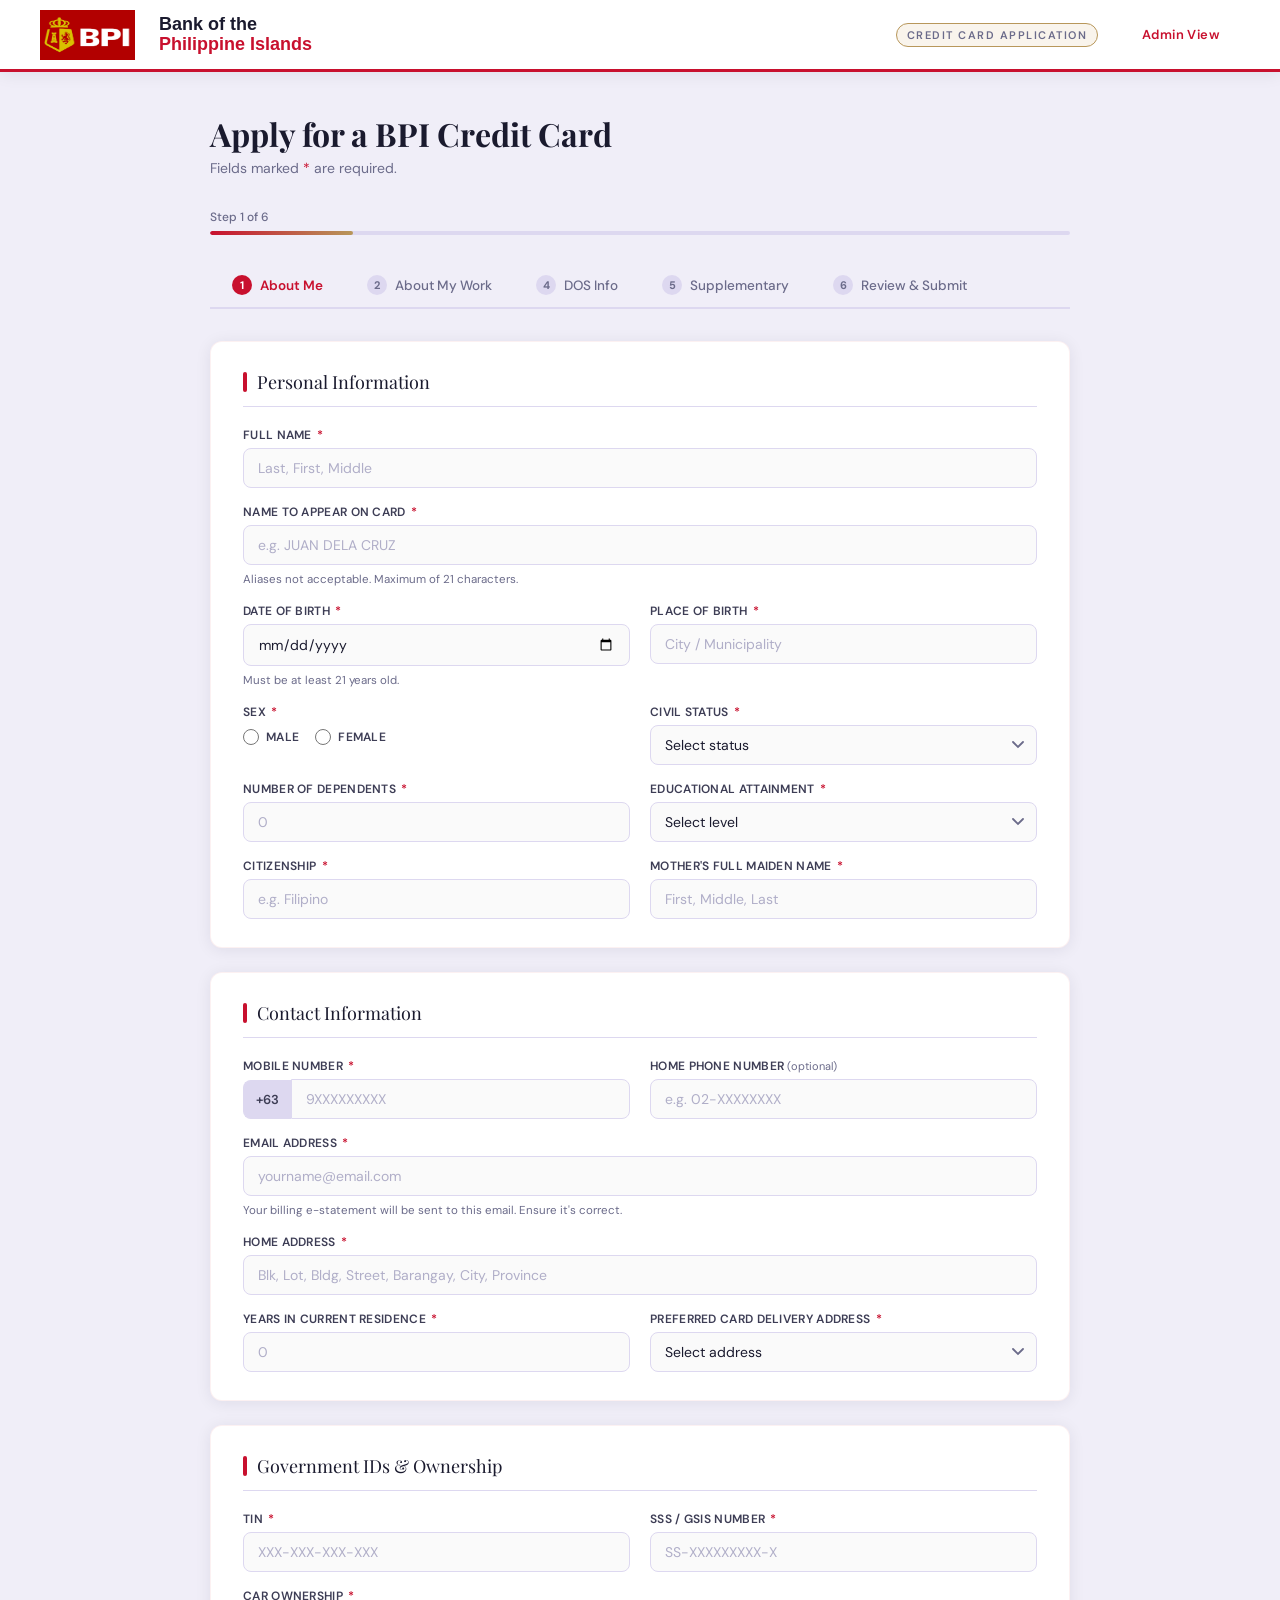
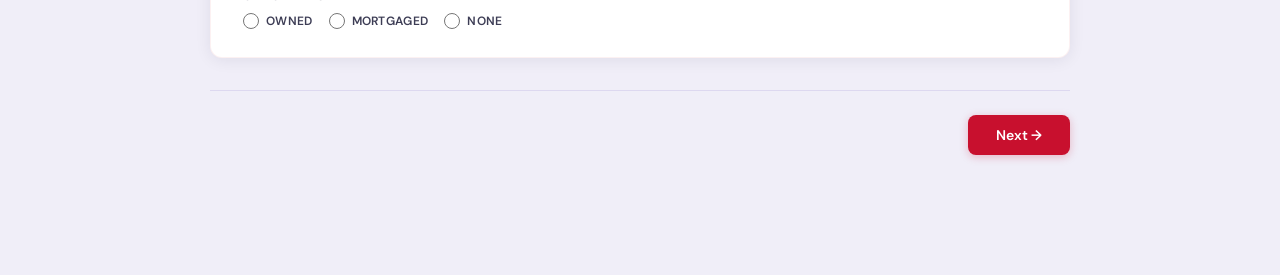
<file: src/main/resources/static/index.html>
<!DOCTYPE html>
<html lang="en">
<head>
  <meta charset="UTF-8">
  <meta name="viewport" content="width=device-width, initial-scale=1.0">
  <title>BPI Credit Card Application</title>
  <link href="https://fonts.googleapis.com/css2?family=Playfair+Display:wght@600;700&family=DM+Sans:wght@300;400;500;600&display=swap" rel="stylesheet">

  <!-- Styles -->
  <link rel="stylesheet" href="css/variables.css">
  <link rel="stylesheet" href="css/layout.css">
  <link rel="stylesheet" href="css/tabs.css">
  <link rel="stylesheet" href="css/form.css">
  <link rel="stylesheet" href="css/components.css">
  <link rel="stylesheet" href="css/admin.css">
</head>
<body>

<header class="app-header">
  <img src="images/logo.jpg" style="width:95px;height:50px;">
  <div class="logo-text" style="font-family: 'Trebuchet MS', sans-serif;">
    Bank of the<br><span>Philippine Islands</span>
  </div>
  <div class="header-sep"></div>
  <span class="header-tag">Credit Card Application</span>
  <button class="admin-toggle-btn" id="adminToggleBtn">Admin View</button>
</header>

<div class="page-wrap">
  <h1 class="form-title">Apply for a BPI Credit Card</h1>
  <p class="form-subtitle">Fields marked <span style="color:var(--red)">*</span> are required.</p>

  <div class="step-info" id="stepInfo">Step 1 of 6</div>
  <div class="progress-wrap">
    <div class="progress-bar" id="progressBar" style="width:16.6%"></div>
  </div>

  <!-- TAB NAV -->
  <nav class="tabs-nav" id="tabsNav">
    <button class="tab-btn active" data-tab="0">
      <span class="tab-num">1</span> About Me
    </button>
    <button class="tab-btn" data-tab="1">
      <span class="tab-num">2</span> About My Work
    </button>
    <button class="tab-btn hidden-tab" data-tab="2" id="spouseTabBtn">
      <span class="tab-num">3</span> About My Spouse
    </button>
    <button class="tab-btn" data-tab="3">
      <span class="tab-num">4</span> DOS Info
    </button>
    <button class="tab-btn" data-tab="4">
      <span class="tab-num">5</span> Supplementary
    </button>
    <button class="tab-btn" data-tab="5">
      <span class="tab-num">6</span> Review &amp; Submit
    </button>
  </nav>

  <form id="appForm" novalidate>

    <!-- ══════════ TAB 0: About Me ══════════ -->
    <div class="tab-panel active" id="panel-0">
      <div class="section-card">
        <div class="section-label">Personal Information</div>
        <div class="form-grid">
          <div class="field col-2">
            <label>Full Name <span class="req">*</span></label>
            <input type="text" name="APP_NAME" placeholder="Last, First, Middle" maxlength="30" required> <!--added-->
          </div>
          <div class="field col-2">
            <label>Name to Appear on Card <span class="req">*</span></label>
            <input type="text" name="CARD_NAME" placeholder="e.g. JUAN DELA CRUZ" maxlength="21" required>
            <span class="hint">Aliases not acceptable. Maximum of 21 characters.</span>
          </div>
          <div class="field">
            <label>Date of Birth <span class="req">*</span></label>
            <input type="date" name="APP_BDATE" required>
            <span class="hint">Must be at least 21 years old.</span>
          </div>
          <div class="field">
            <label>Place of Birth <span class="req">*</span></label>
            <input type="text" name="APP_BPLACE" placeholder="City / Municipality" maxlength="50" required> <!--added -->
          </div>
          <div class="field">
            <label>Sex <span class="req">*</span></label>
            <div class="radio-group">
              <label class="radio-item"><input type="radio" name="APP_SEX" value="M" required> Male</label>
              <label class="radio-item"><input type="radio" name="APP_SEX" value="F"> Female</label>
            </div>
          </div>
          <div class="field">
            <label>Civil Status <span class="req">*</span></label>
            <select name="CIVIL_STATUS" required onchange="onCivilStatusChange(this.value)">
              <option value="">Select status</option>
              <option value="SINGLE">Single</option>
              <option value="MARRIED">Married</option>
              <option value="SEPARATED">Separated</option>
              <option value="WIDOWED">Widowed</option>
            </select>
          </div>
          <div class="field">
            <label>Number of Dependents <span class="req">*</span></label>
            <input type="number" name="DEPENDENTS" min="0" max="20" placeholder="0" required>
          </div>
          <div class="field">
            <label>Educational Attainment <span class="req">*</span></label>
            <select name="EDU_LEVEL" required>
              <option value="">Select level</option>
              <option value="GRADE_SCHOOL">Grade School</option>
              <option value="HIGH_SCHOOL">High School</option>
              <option value="COLLEGE">College</option>
              <option value="POST_GRADUATE">Post Graduate</option>
            </select>
          </div>
          <div class="field">
            <label>Citizenship <span class="req">*</span></label>
            <input type="text" name="CITIZENSHIP" placeholder="e.g. Filipino" maxlength="30" required>
          </div>
          <div class="field">
            <label>Mother's Full Maiden Name <span class="req">*</span></label>
            <input type="text" name="MOTHER_NAME" placeholder="First, Middle, Last" maxlength="30" required> <!--added-->
          </div>
        </div>
      </div>

      <div class="section-card">
        <div class="section-label">Contact Information</div>
        <div class="form-grid">
          <div class="field">
            <label>Mobile Number <span class="req">*</span></label>
            <div class="input-prefix">
              <span class="prefix-tag">+63</span>
              <input type="tel" name="MOBILE_NO" placeholder="9XXXXXXXXX" maxlength="10" required>
            </div>
          </div>
          <div class="field">
            <label>Home Phone Number <span class="opt">(optional)</span></label>
            <input type="tel" name="HOME_NO" placeholder="e.g. 02-XXXXXXXX" maxlength="15">
          </div>
          <div class="field col-2">
            <label>Email Address <span class="req">*</span></label>
            <input type="email" name="APP_EMAIL" placeholder="yourname@email.com" maxlength="30" required>
            <span class="hint">Your billing e-statement will be sent to this email. Ensure it's correct.</span>
          </div>
          <div class="field col-2">
            <label>Home Address <span class="req">*</span></label>
            <input type="text" name="HOME_ADDRESS" placeholder="Blk, Lot, Bldg, Street, Barangay, City, Province" maxlength="100" required>
          </div>
          <div class="field">
            <label>Years in Current Residence <span class="req">*</span></label>
            <input type="number" name="YRS_RES" min="0" max="100" placeholder="0" required>
          </div>
          <div class="field">
            <label>Preferred Card Delivery Address <span class="req">*</span></label>
            <select name="CARD_ADDR" required>
              <option value="">Select address</option>
              <option value="H">Home Address</option>
              <option value="O">Office Address</option>
            </select>
          </div>
        </div>
      </div>

      <div class="section-card">
        <div class="section-label">Government IDs &amp; Ownership</div>
        <div class="form-grid">
          <div class="field">
            <label>TIN <span class="req">*</span></label>
            <input type="text" name="APP_TIN" placeholder="XXX-XXX-XXX-XXX" maxlength="20" required>
          </div>
          <div class="field">
            <label>SSS / GSIS Number <span class="req">*</span></label>
            <input type="text" name="SSS_GSIS" placeholder="SS-XXXXXXXXX-X" maxlength="20" required>
          </div>
          <div class="field col-2">
            <label>Car Ownership <span class="req">*</span></label>
            <div class="radio-group">
              <label class="radio-item"><input type="radio" name="CAR_OWN" value="OWNED" required> Owned</label>
              <label class="radio-item"><input type="radio" name="CAR_OWN" value="MORTGAGED"> Mortgaged</label>
              <label class="radio-item"><input type="radio" name="CAR_OWN" value="NONE"> None</label>
            </div>
          </div>
        </div>
      </div>

      <div class="form-nav">
        <span></span>
        <button type="button" class="btn btn-primary" onclick="goToNext(0)">Next →</button>
      </div>
    </div>

    <!-- ══════════ TAB 1: About My Work ══════════ -->
    <div class="tab-panel" id="panel-1">
      <div class="section-card">
        <div class="section-label">Employment Details</div>
        <div class="form-grid">
          <div class="field">
            <label>Employment Type <span class="req">*</span></label>
            <select name="EMP_TYPE" required>
              <option value="">Select type</option>
              <option value="Employed">Employed</option>
              <option value="Self-employed">Self-Employed</option>
              <option value="Retired">Retired</option>
              <option value="OFW">OFW</option>
              <option value="Beneficiary">Beneficiary of OFW</option>
              <option value="Others">Others</option>
            </select>
          </div>
          <div class="field">
            <label>Years with Present Employer / Business <span class="req">*</span></label>
            <input type="number" name="YRS_EMP" min="0" max="99" placeholder="0" required>
          </div>
          <div class="field">
            <label>Position / Job Title <span class="req">*</span></label>
            <input type="text" name="POSITION" placeholder="e.g. Software Engineer" maxlength="20" required>
          </div>
          <div class="field">
            <label>Nature of Business / Industry <span class="req">*</span></label>
            <input type="text" name="BUSINESS" placeholder="e.g. IT Services" maxlength="15" required>
          </div>
          <div class="field col-2">
            <label>Employer / Business Name <span class="req">*</span></label>
            <input type="text" name="EMPLOYER_NAME" placeholder="Company or Business Name" maxlength="50" required>
          </div>
          <div class="field col-2">
            <label>Office / Business Address <span class="req">*</span></label>
            <input type="text" name="OFFICE_ADDR" placeholder="Dept, Room, Building, Street, Barangay, City" maxlength="100" required>
          </div>
          <div class="field">
            <label>Office / Business Phone Number <span class="req">*</span></label>
            <input type="tel" name="OFFICE_NO" placeholder="e.g. 02-XXXXXXXX / Local XXX" maxlength="15" required>
          </div>
          <div class="field">
            <label>Monthly Income <span class="req">*</span></label>
            <input type="number" name="MONTHLY_INCOME" min="0" placeholder="0.00" step="0.01" required>
          </div>
          <div class="field col-2">
            <label>Office Email Address <span class="req">*</span></label>
            <input type="email" name="OFFICE_EMAIL" placeholder="you@company.com" maxlength="30" required>
          </div>
          <div class="field col-2">
            <label>Previous Employer <span class="opt">(optional)</span></label>
            <input type="text" name="PREV_EMP" placeholder="Previous company name" maxlength="30">
          </div>
        </div>
      </div>

      <div class="form-nav">
        <button type="button" class="btn btn-outline" onclick="goTo(0)">← Back</button>
        <button type="button" class="btn btn-primary" onclick="goToNext(1)">Next →</button>
      </div>
    </div>

    <!-- ══════════ TAB 2: About My Spouse ══════════ -->
    <div class="tab-panel" id="panel-2">
      <div class="section-card">
        <div class="section-label">Spouse Information</div>
        <div class="form-grid">
          <div class="field col-2">
            <label>Full Name <span class="req">*</span></label>
            <input type="text" name="SPOUSE_NAME" placeholder="Last, First, Middle" maxlength="30">
          </div>
          <div class="field">
            <label>Date of Birth <span class="req">*</span></label>
            <input type="date" name="SPOUSE_BDATE">
          </div>
          <div class="field">
            <label>Mobile Number <span class="req">*</span></label>
            <div class="input-prefix">
              <span class="prefix-tag">+63</span>`
              <input type="tel" name="SPOUSE_MOBILE" placeholder="9XXXXXXXXX" maxlength="10">
            </div>
          </div>
          <div class="field col-2">
            <label>Email Address <span class="req">*</span></label>
            <input type="email" name="SPOUSE_EMAIL" placeholder="spouse@email.com" maxlength="30">
          </div>
          <div class="field col-2">
            <label>Employer <span class="opt">(optional)</span></label>
            <input type="text" name="SPOUSE_EMPLOYER" placeholder="Employer name" maxlength="30">
          </div>
        </div>
      </div>

      <div class="form-nav">
        <button type="button" class="btn btn-outline" onclick="goTo(1)">← Back</button>
        <button type="button" class="btn btn-primary" onclick="goTo(3)">Next →</button>
      </div>
    </div>

    <!-- ══════════ TAB 3: DOS Info ══════════ -->
    <div class="tab-panel" id="panel-3">
      <div class="section-card">
        <div class="section-label">BPI Director / Officer / Stockholder (DOS)</div>

        <div class="note-box">
          Disclose if you or a relative within the second degree (parent, child, sibling, grandparent, in-law) are a Director, Officer, or Stockholder of BPI or any BPI Subsidiary/Affiliate.
        </div>

        <div class="field" style="margin-bottom:16px">
          <label>Are you a Director, Officer, or Stockholder of BPI or any BPI Subsidiary/Affiliate? <span class="req">*</span></label>
          <div class="radio-group">
            <label class="radio-item"><input type="radio" name="DOS_FLAG" value="true"  onchange="toggleDos('self',true)"  required> Yes</label>
            <label class="radio-item"><input type="radio" name="DOS_FLAG" value="false" onchange="toggleDos('self',false)" checked> No</label>
          </div>
        </div>

        <div id="dosInfoFields" style="display:none" class="dos-toggle-area">
          <div class="form-grid">
            <div class="field">
              <label>BPI Company / Subsidiary Name <span class="req">*</span></label>
              <input type="text" name="DOS_COMPANY" placeholder="e.g. BPI" maxlength="30">
            </div>
            <div class="field">
              <label>Your Position <span class="req">*</span></label>
              <input type="text" name="DOS_POS" placeholder="e.g. Director" maxlength="20">
            </div>
          </div>
        </div>

        <hr class="divider">

        <div class="field" style="margin-bottom:16px">
          <label>Are you related to a Director, Officer, or Stockholder of BPI or any BPI Subsidiary/Affiliate? <span class="req">*</span></label>
          <div class="radio-group">
            <label class="radio-item"><input type="radio" name="DOS_REL_FLAG" value="true"  onchange="toggleDos('rel',true)"  required> Yes</label>
            <label class="radio-item"><input type="radio" name="DOS_REL_FLAG" value="false" onchange="toggleDos('rel',false)" checked> No</label>
          </div>
        </div>

        <div id="dosRelFields" style="display:none">
          <div id="dosRelContainer"></div>
          <button type="button" class="add-rel-btn" onclick="addDosRel()">+ Add Related DOS Person</button>
        </div>
      </div>

      <div class="form-nav">
        <button type="button" class="btn btn-outline" onclick="goToPrev(3)">← Back</button>
        <button type="button" class="btn btn-primary" onclick="goTo(4)">Next →</button>
      </div>
    </div>

    <!-- ══════════ TAB 4: Supplementary ══════════ -->
    <div class="tab-panel" id="panel-4">
      <div class="note-box">
        You may add up to 2 supplementary cardholders.
      </div>

      <div id="supContainer"></div>
      <button type="button" class="add-sup-btn" id="addSupBtn" onclick="addSup()">+ Add Supplementary Cardholder</button>

      <div class="form-nav">
        <button type="button" class="btn btn-outline" onclick="goTo(3)">← Back</button>
        <button type="button" class="btn btn-primary" onclick="goTo(5)">Next →</button>
      </div>
    </div>

    <!-- ══════════ TAB 5: Review & Submit ══════════ -->
    <div class="tab-panel" id="panel-5">
      <div class="section-card">
        <div class="section-label">Declaration</div>
        <div class="note-box" style="font-size:12.5px; line-height:1.7">
          By submitting this application, I confirm that all statements, information, and supporting documents I have provided are true, correct, and accurate. I understand that any material misrepresentation may result in the denial of my application or cancellation of any card granted. I consent to BPI collecting, processing, and sharing my personal data for evaluation purposes as described in BPI's Data Privacy Policy at <strong>bpi.com.ph</strong>.
        </div>
        <label class="checkbox-item" style="font-size:14px; margin-bottom:12px">
          <input type="checkbox" name="DECLARATION" required>
          I have read, understood, and agree to the declaration above. <span style="color:var(--red)">*</span>
        </label>
      </div>

      <div id="reviewSummary" class="section-card">
        <div class="section-label">Application Summary</div>
        <div id="summaryContent" style="font-size:14px; color:var(--ink-mid); line-height:2">
          <!-- filled by summary.js -->
        </div>
      </div>

      <div class="form-nav">
        <button type="button" class="btn btn-outline" onclick="goTo(4)">← Back</button>
        <button type="submit" class="btn btn-submit">Submit Application ✓</button>
      </div>
    </div>

  </form>
</div>

<div id="toast"></div>

<!-- Scripts (order matters: tabs first, then features, then submit) -->
<!-- ══════════ ADMIN PANEL ══════════ -->
<div id="adminPanel">
  <aside class="admin-sidebar">
    <div class="admin-sidebar-title">Admin Queries</div>
    <div class="admin-sidebar-tabs">
      <button class="admin-sidebar-tab active" data-tab="read">Read</button>
      <button class="admin-sidebar-tab" data-tab="active">Active</button>
    </div>
    <div class="admin-query-list visible" data-list="read" id="adminSidebarRead">
      <!-- populated by admin.js -->
    </div>
    <div class="admin-query-list" data-list="active" id="adminSidebarActive">
      <!-- populated by admin.js -->
    </div>
  </aside>
  <section class="admin-results">
    <div id="adminResultsArea">
      <!-- populated by admin.js -->
    </div>
  </section>
</div>

<script src="js/tabs.js"></script>
<script src="js/civil-status.js"></script>
<script src="js/dos.js"></script>
<script src="js/supplementary.js"></script>
<script src="js/summary.js"></script>
<script src="js/models.js"></script>
<script src="js/form-submit.js"></script>
<script src="js/validation.js"></script>
<script src="js/admin.js"></script>

</body>
</html>
</file>
<file: src/main/resources/static/css/variables.css>
/* ── Reset & Base ── */
*, *::before, *::after { box-sizing: border-box; margin: 0; padding: 0; }

:root {
  --red: #C8102E;
  --red-dark: #9e0b22;
  --red-light: #fdf0f2;
  --gold: #b8975a;
  --gold-light: #f9f4ec;
  --ink: #1a1a2e;
  --ink-mid: #3d3d55;
  --ink-light: #6b6b8a;
  --border: #ddd8f0;
  --surface: #fafafa;
  --white: #ffffff;
  --success: #2e7d52;
  --tab-active-bg: #C8102E;
  --shadow: 0 2px 16px rgba(26,26,46,0.08);
  --shadow-lg: 0 8px 40px rgba(26,26,46,0.13);
}

body {
  font-family: 'DM Sans', sans-serif;
  background: #f0eef8;
  min-height: 100vh;
  color: var(--ink);
}
</file>
<file: src/main/resources/static/css/layout.css>
/* ── Header ── */
.app-header {
  background: var(--white);
  border-bottom: 3px solid var(--red);
  padding: 0 40px;
  display: flex;
  align-items: center;
  gap: 24px;
  height: 72px;
  position: sticky;
  top: 0;
  z-index: 100;
  box-shadow: var(--shadow);
}
.logo-mark {
  display: flex;
  align-items: center;
  gap: 10px;
}
.logo-text {
  font-family: 'Playfair Display', serif;
  font-size: 18px;
  font-weight: 600;
  color: var(--ink);
  line-height: 1.1;
}
.logo-text span { color: var(--red); }
.header-sep { flex: 1; }
.header-tag {
  font-size: 11px;
  font-weight: 600;
  letter-spacing: 1.5px;
  text-transform: uppercase;
  color: var(--ink-light);
  background: var(--gold-light);
  border: 1px solid var(--gold);
  padding: 4px 10px;
  border-radius: 20px;
}

/* ── Layout ── */
.page-wrap {
  max-width: 900px;
  margin: 40px auto;
  padding: 0 20px 80px;
}

.form-title {
  font-family: 'Playfair Display', serif;
  font-size: 32px;
  color: var(--ink);
  margin-bottom: 4px;
}
.form-subtitle {
  font-size: 14px;
  color: var(--ink-light);
  margin-bottom: 32px;
}

/* ── Progress Bar ── */
.progress-wrap {
  background: var(--border);
  border-radius: 99px;
  height: 4px;
  margin-bottom: 28px;
  overflow: hidden;
}
.progress-bar {
  height: 100%;
  background: linear-gradient(90deg, var(--red), var(--gold));
  border-radius: 99px;
  transition: width .4s cubic-bezier(.4,0,.2,1);
}

/* ── Step Indicator ── */
.step-info {
  font-size: 12px;
  color: var(--ink-light);
  margin-bottom: 6px;
  font-weight: 500;
}

/* ── Divider ── */
.divider {
  border: none;
  border-top: 1px solid var(--border);
  margin: 20px 0;
}
</file>
<file: src/main/resources/static/css/tabs.css>
/* ── Tabs Nav ── */
.tabs-nav {
  display: flex;
  gap: 0;
  border-bottom: 2px solid var(--border);
  margin-bottom: 32px;
  overflow-x: auto;
  scrollbar-width: none;
}
.tabs-nav::-webkit-scrollbar { display: none; }

.tab-btn {
  flex-shrink: 0;
  padding: 12px 22px;
  font-family: 'DM Sans', sans-serif;
  font-size: 13.5px;
  font-weight: 500;
  color: var(--ink-light);
  background: none;
  border: none;
  border-bottom: 2px solid transparent;
  cursor: pointer;
  transition: all .2s;
  margin-bottom: -2px;
  display: flex;
  align-items: center;
  gap: 8px;
  white-space: nowrap;
}
.tab-btn:hover { color: var(--red); }
.tab-btn.active {
  color: var(--red);
  border-bottom-color: var(--red);
  font-weight: 600;
}

.tab-num {
  display: inline-flex;
  align-items: center;
  justify-content: center;
  width: 20px; height: 20px;
  border-radius: 50%;
  font-size: 11px;
  font-weight: 700;
  background: var(--border);
  color: var(--ink-light);
  transition: all .2s;
}
.tab-btn.active .tab-num {
  background: var(--red);
  color: white;
}

.tab-check {
  display: none;
  width: 18px; height: 18px;
  border-radius: 50%;
  background: var(--success);
  color: white;
  font-size: 10px;
  align-items: center;
  justify-content: center;
  font-weight: 700;
}

.tab-btn.hidden-tab {
  display: none;
}

/* ── Tab Panels ── */
.tab-panel { display: none; animation: fadeIn .25s ease; }
.tab-panel.active { display: block; }

@keyframes fadeIn {
  from { opacity: 0; transform: translateY(6px); }
  to   { opacity: 1; transform: none; }
}
</file>
<file: src/main/resources/static/css/form.css>
/* ── Card Sections ── */
.section-card {
  background: var(--white);
  border-radius: 12px;
  box-shadow: var(--shadow);
  padding: 28px 32px;
  margin-bottom: 24px;
  border: 1px solid rgba(200,16,46,0.06);
}
.section-label {
  font-family: 'Playfair Display', serif;
  font-size: 18px;
  color: var(--ink);
  margin-bottom: 20px;
  padding-bottom: 12px;
  border-bottom: 1px solid var(--border);
  display: flex;
  align-items: center;
  gap: 10px;
}
.section-label::before {
  content: '';
  display: block;
  width: 4px; height: 20px;
  background: var(--red);
  border-radius: 2px;
}

/* ── Form Grid ── */
.form-grid {
  display: grid;
  grid-template-columns: 1fr 1fr;
  gap: 16px 20px;
}
.col-1 { grid-column: span 1; }
.col-2 { grid-column: span 2; }
@media (max-width: 600px) {
  .form-grid { grid-template-columns: 1fr; }
  .col-2 { grid-column: span 1; }
}

/* ── Field ── */
.field { display: flex; flex-direction: column; gap: 5px; }
.field label {
  font-size: 12px;
  font-weight: 600;
  color: var(--ink-mid);
  letter-spacing: .3px;
  text-transform: uppercase;
}
.field label .req { color: var(--red); margin-left: 2px; }
.field label .opt {
  font-weight: 400;
  text-transform: none;
  letter-spacing: 0;
  color: var(--ink-light);
  font-size: 11px;
}

/* ── Inputs & Selects ── */
input[type="text"],
input[type="email"],
input[type="date"],
input[type="number"],
input[type="tel"],
select,
textarea {
  width: 100%;
  padding: 10px 14px;
  font-family: 'DM Sans', sans-serif;
  font-size: 14px;
  color: var(--ink);
  background: var(--surface);
  border: 1.5px solid var(--border);
  border-radius: 8px;
  outline: none;
  transition: border-color .18s, box-shadow .18s;
  appearance: none;
  -webkit-appearance: none;
}
input:focus, select:focus, textarea:focus {
  border-color: var(--red);
  box-shadow: 0 0 0 3px rgba(200,16,46,0.08);
  background: var(--white);
}
input::placeholder, textarea::placeholder { color: #b0aec8; }
select {
  background-image: url("data:image/svg+xml,%3Csvg xmlns='http://www.w3.org/2000/svg' width='12' height='8' viewBox='0 0 12 8'%3E%3Cpath d='M1 1l5 5 5-5' stroke='%236b6b8a' stroke-width='1.8' fill='none' stroke-linecap='round'/%3E%3C/svg%3E");
  background-repeat: no-repeat;
  background-position: right 12px center;
  padding-right: 36px;
  cursor: pointer;
}

/* ── Radio & Checkbox ── */
.radio-group, .checkbox-group {
  display: flex; gap: 16px; flex-wrap: wrap; padding-top: 4px;
}
.radio-item, .checkbox-item {
  display: flex; align-items: center; gap: 7px;
  font-size: 14px; color: var(--ink-mid); cursor: pointer;
}
.radio-item input, .checkbox-item input {
  accent-color: var(--red); width: 16px; height: 16px; cursor: pointer;
}

/* ── Input with Prefix (+63) ── */
.input-prefix {
  display: flex;
  align-items: center;
  gap: 0;
}
.prefix-tag {
  background: var(--border);
  border: 1.5px solid var(--border);
  border-right: none;
  border-radius: 8px 0 0 8px;
  padding: 10px 12px;
  font-size: 13px;
  color: var(--ink-mid);
  font-weight: 600;
  white-space: nowrap;
}
.input-prefix input {
  border-radius: 0 8px 8px 0;
}

/* ── Hint text ── */
.hint {
  font-size: 11.5px;
  color: var(--ink-light);
  margin-top: 2px;
}

/* ── Note Box ── */
.note-box {
  background: var(--gold-light);
  border-left: 3px solid var(--gold);
  border-radius: 0 8px 8px 0;
  padding: 12px 16px;
  font-size: 13px;
  color: var(--ink-mid);
  margin-bottom: 20px;
  line-height: 1.5;
}
</file>
<file: src/main/resources/static/css/components.css>
/* ── DOS Toggle Area ── */
.dos-toggle-area {
  background: var(--red-light);
  border: 1px solid rgba(200,16,46,0.18);
  border-radius: 10px;
  padding: 16px 20px;
  margin-top: 8px;
}
.dos-toggle-area .form-grid { margin-top: 16px; }

/* ── Supplementary Repeater Card ── */
.sup-card {
  background: var(--surface);
  border: 1.5px dashed var(--border);
  border-radius: 10px;
  padding: 22px 24px;
  margin-bottom: 16px;
  position: relative;
}
.sup-card-title {
  font-size: 13px;
  font-weight: 700;
  color: var(--red);
  letter-spacing: .5px;
  text-transform: uppercase;
  margin-bottom: 16px;
}
.remove-btn {
  position: absolute; top: 16px; right: 16px;
  background: none; border: 1px solid var(--border);
  border-radius: 6px; padding: 4px 10px;
  font-size: 12px; color: var(--ink-light);
  cursor: pointer; transition: all .18s;
}
.remove-btn:hover { background: #fdf0f2; border-color: var(--red); color: var(--red); }

.add-sup-btn {
  display: flex; align-items: center; gap: 8px;
  background: none; border: 1.5px dashed var(--gold);
  border-radius: 10px; padding: 12px 20px;
  font-size: 14px; font-weight: 500; color: var(--gold);
  cursor: pointer; width: 100%; justify-content: center;
  transition: all .2s;
  font-family: 'DM Sans', sans-serif;
}
.add-sup-btn:hover { background: var(--gold-light); border-style: solid; }

/* ── DOS Related Repeater Card ── */
.dos-rel-card {
  background: var(--white);
  border: 1px solid var(--border);
  border-radius: 8px;
  padding: 16px 18px;
  margin-bottom: 12px;
  position: relative;
}
.add-rel-btn {
  display: flex; align-items: center; gap: 8px;
  background: none; border: 1.5px dashed var(--border);
  border-radius: 8px; padding: 10px 16px;
  font-size: 13px; color: var(--ink-light);
  cursor: pointer; width: 100%; justify-content: center;
  transition: all .2s;
  font-family: 'DM Sans', sans-serif;
}
.add-rel-btn:hover { border-color: var(--red); color: var(--red); }

/* ── Form Navigation ── */
.form-nav {
  display: flex;
  justify-content: space-between;
  align-items: center;
  margin-top: 32px;
  padding-top: 24px;
  border-top: 1px solid var(--border);
}

/* ── Buttons ── */
.btn {
  padding: 11px 28px;
  border-radius: 8px;
  font-family: 'DM Sans', sans-serif;
  font-size: 14px;
  font-weight: 600;
  cursor: pointer;
  transition: all .18s;
  border: none;
}
.btn-outline {
  background: none;
  border: 1.5px solid var(--border);
  color: var(--ink-mid);
}
.btn-outline:hover { border-color: var(--ink-mid); }
.btn-primary {
  background: var(--red);
  color: white;
  box-shadow: 0 2px 8px rgba(200,16,46,0.25);
}
.btn-primary:hover {
  background: var(--red-dark);
  transform: translateY(-1px);
  box-shadow: 0 4px 16px rgba(200,16,46,0.3);
}
.btn-submit {
  background: linear-gradient(135deg, var(--red), #e8203d);
  color: white;
  padding: 13px 36px;
  font-size: 15px;
  box-shadow: 0 4px 20px rgba(200,16,46,0.3);
}
.btn-submit:hover {
  background: linear-gradient(135deg, var(--red-dark), var(--red));
  transform: translateY(-1px);
}

/* ── Toast Notification ── */
#toast {
  position: fixed;
  bottom: 32px; right: 32px;
  background: var(--ink);
  color: white;
  padding: 14px 22px;
  border-radius: 10px;
  font-size: 14px;
  font-weight: 500;
  box-shadow: var(--shadow-lg);
  transform: translateY(20px);
  opacity: 0;
  transition: all .3s;
  z-index: 9999;
  pointer-events: none;
}
#toast.show { transform: none; opacity: 1; }
</file>
<file: src/main/resources/static/css/admin.css>
/* ── Admin Toggle Button (in header) ─────────────────────────────────────── */

.admin-toggle-btn {
  margin-left: auto;
  padding: 8px 18px;
  background: #fff;           /* always solid white — always visible */
  border: 2px solid #fff;
  color: var(--red);
  border-radius: 6px;
  font-family: 'DM Sans', sans-serif;
  font-size: 13px;
  font-weight: 600;
  letter-spacing: .4px;
  cursor: pointer;
  transition: background .2s, border-color .2s, color .2s, opacity .2s;
}

.admin-toggle-btn:hover {
  opacity: .85;
}

/* When admin panel is open, invert to red-on-white-outline */
.admin-toggle-btn.active {
  background: transparent;
  border-color: #fff;
  color: #fff;
}

/* ── Admin Panel Wrapper ─────────────────────────────────────────────────── */

#adminPanel {
  display: none;
  max-width: 1150px;
  margin: 36px auto 60px;
  padding: 0 20px;
}

#adminPanel.visible {
  display: flex;
  gap: 24px;
  align-items: flex-start;
}

/* ── Sidebar ─────────────────────────────────────────────────────────────── */

.admin-sidebar {
  flex: 0 0 275px;
  background: var(--surface);
  border: 1px solid var(--border);
  border-radius: 12px;
  padding: 20px 16px;
  position: sticky;
  top: 24px;
}

.admin-sidebar-title {
  font-family: 'Playfair Display', serif;
  font-size: 15px;
  font-weight: 700;
  color: var(--red);
  margin-bottom: 14px;
  padding-bottom: 10px;
  border-bottom: 1px solid var(--border);
  letter-spacing: .3px;
}

/* ── Sidebar tab pills (Read / Active) ───────────────────────────────────── */

.admin-sidebar-tabs {
  display: flex;
  gap: 6px;
  margin-bottom: 14px;
}

.admin-sidebar-tab {
  flex: 1;
  padding: 7px 0;
  border: 1.5px solid var(--border);
  border-radius: 6px;
  background: none;
  font-family: 'DM Sans', sans-serif;
  font-size: 12px;
  font-weight: 600;
  color: var(--ink-light);
  cursor: pointer;
  text-align: center;
  transition: border-color .15s, color .15s, background .15s;
}

.admin-sidebar-tab:hover {
  border-color: var(--red);
  color: var(--red);
}

.admin-sidebar-tab.active {
  background: var(--red);
  border-color: var(--red);
  color: #fff;
}

/* ── Query list items (shared) ───────────────────────────────────────────── */

.admin-query-list {
  display: none;
}

.admin-query-list.visible {
  display: block;
}

.admin-query-btn {
  display: block;
  width: 100%;
  text-align: left;
  background: none;
  border: none;
  border-radius: 8px;
  padding: 10px 12px;
  margin-bottom: 4px;
  cursor: pointer;
  font-family: 'DM Sans', sans-serif;
  font-size: 12.5px;
  color: var(--ink-mid);
  line-height: 1.45;
  transition: background .15s, color .15s;
}

.admin-query-btn:hover {
  background: var(--red-light);
  color: var(--red);
}

.admin-query-btn.active {
  background: var(--red-light);
  color: var(--red);
  font-weight: 600;
}

.admin-query-btn .q-num {
  display: inline-block;
  width: 20px;
  height: 20px;
  line-height: 20px;
  text-align: center;
  border-radius: 50%;
  background: var(--red);
  color: #fff;
  font-size: 11px;
  font-weight: 700;
  margin-right: 8px;
  flex-shrink: 0;
  vertical-align: middle;
}

/* Active-query items get a slightly different accent badge */
.admin-query-btn.active-type .q-num {
  background: #b45309;   /* amber tone to distinguish from read queries */
}

.admin-query-btn.active-type:hover,
.admin-query-btn.active-type.active {
  background: #fef3c7;
  color: #92400e;
}

/* ── Results Area ────────────────────────────────────────────────────────── */

.admin-results {
  flex: 1;
  min-width: 0;
}

.admin-results-card {
  background: #fff;
  border: 1px solid var(--border);
  border-radius: 12px;
  padding: 24px 26px;
}

.admin-results-title {
  font-family: 'Playfair Display', serif;
  font-size: 17px;
  font-weight: 700;
  color: var(--ink);
  margin-bottom: 4px;
}

.admin-results-desc {
  font-size: 13px;
  color: var(--ink-light);
  margin-bottom: 20px;
  line-height: 1.5;
}

/* ── Active Query panel sections ─────────────────────────────────────────── */

.aq-section {
  border: 1px solid var(--border);
  border-radius: 10px;
  margin-bottom: 18px;
  overflow: hidden;
}

.aq-section-header {
  display: flex;
  align-items: center;
  gap: 10px;
  padding: 13px 16px;
  background: var(--surface);
  border-bottom: 1px solid var(--border);
}

.aq-step-badge {
  display: inline-flex;
  align-items: center;
  justify-content: center;
  width: 22px;
  height: 22px;
  border-radius: 50%;
  font-size: 11px;
  font-weight: 700;
  flex-shrink: 0;
}

.aq-step-badge.seed   { background: #dbeafe; color: #1d4ed8; }
.aq-step-badge.verify { background: #fef9c3; color: #854d0e; }
.aq-step-badge.exec   { background: #fee2e2; color: #991b1b; }

.aq-section-title {
  font-family: 'DM Sans', sans-serif;
  font-size: 13px;
  font-weight: 600;
  color: var(--ink);
}

.aq-section-subtitle {
  font-size: 12px;
  color: var(--ink-light);
  margin-left: auto;
}

.aq-section-body {
  padding: 16px;
}

/* ── Action buttons ──────────────────────────────────────────────────────── */

.aq-btn {
  display: inline-flex;
  align-items: center;
  gap: 7px;
  padding: 9px 18px;
  border-radius: 7px;
  font-family: 'DM Sans', sans-serif;
  font-size: 13px;
  font-weight: 600;
  cursor: pointer;
  border: none;
  transition: opacity .18s, transform .12s;
}

.aq-btn:hover   { opacity: .88; transform: translateY(-1px); }
.aq-btn:active  { transform: translateY(0); }
.aq-btn:disabled { opacity: .45; cursor: not-allowed; transform: none; }

.aq-btn-seed {
  background: #dbeafe;
  color: #1d4ed8;
}

.aq-btn-verify {
  background: #fef9c3;
  color: #854d0e;
}

.aq-btn-delete {
  background: var(--red);
  color: #fff;
}

.aq-btn-update {
  background: #16a34a;
  color: #fff;
}

/* ── Result / feedback inside each section ───────────────────────────────── */

.aq-feedback {
  margin-top: 14px;
}

.aq-success {
  display: flex;
  align-items: center;
  gap: 8px;
  background: #f0fdf4;
  border: 1px solid #86efac;
  border-radius: 8px;
  padding: 12px 14px;
  font-size: 13px;
  color: #166534;
  font-weight: 500;
}

.aq-success-delete {
  background: #fff5f5;
  border-color: #fca5a5;
  color: #991b1b;
}

/* ── States: placeholder / loading / error ───────────────────────────────── */

.admin-placeholder {
  display: flex;
  flex-direction: column;
  align-items: center;
  justify-content: center;
  padding: 60px 20px;
  color: var(--ink-light);
  font-size: 13.5px;
  text-align: center;
  gap: 10px;
}

.admin-placeholder svg { opacity: .3; }

.admin-loading {
  display: flex;
  align-items: center;
  gap: 10px;
  color: var(--ink-light);
  font-size: 13.5px;
  padding: 30px 0;
  justify-content: center;
}

.admin-spinner {
  width: 18px;
  height: 18px;
  border: 2.5px solid var(--border);
  border-top-color: var(--red);
  border-radius: 50%;
  animation: admin-spin .7s linear infinite;
}

@keyframes admin-spin { to { transform: rotate(360deg); } }

.admin-error {
  background: #fff5f5;
  border: 1px solid #fca5a5;
  border-radius: 8px;
  padding: 14px 16px;
  color: #b91c1c;
  font-size: 13px;
  margin-top: 10px;
}

/* ── Results Table ───────────────────────────────────────────────────────── */

.admin-table-wrap {
  overflow-x: auto;
  border-radius: 8px;
  border: 1px solid var(--border);
}

.admin-table {
  width: 100%;
  border-collapse: collapse;
  font-size: 13px;
}

.admin-table thead {
  background: var(--red-light);
}

.admin-table thead th {
  padding: 11px 14px;
  text-align: left;
  font-weight: 600;
  color: var(--red);
  font-size: 11.5px;
  letter-spacing: .5px;
  text-transform: uppercase;
  white-space: nowrap;
}

.admin-table tbody tr {
  border-top: 1px solid var(--border);
  transition: background .12s;
}

.admin-table tbody tr:hover { background: var(--surface); }

.admin-table tbody td {
  padding: 10px 14px;
  color: var(--ink);
  vertical-align: top;
}

.admin-row-count {
  margin-top: 12px;
  font-size: 12px;
  color: var(--ink-light);
  text-align: right;
}

.admin-empty {
  padding: 36px 0;
  text-align: center;
  color: var(--ink-light);
  font-size: 13.5px;
}

/* ── Validation Error Banner ─────────────────────────────────────────────── */

#validationBanner {
  background: #fffefe;
  border: 1.5px solid var(--border);
  border-left: 4px solid var(--red);
  border-radius: 8px;
  padding: 16px 20px;
  margin: 0 auto 24px auto;
  max-width: 1110px;
  box-shadow: 0 4px 14px rgba(165, 20, 23, 0.06);
}

.val-banner-header {
  display: flex;
  justify-content: space-between;
  align-items: center;
  border-bottom: 1px solid var(--border);
  padding-bottom: 10px;
  margin-bottom: 14px;
}

.val-banner-header strong {
  color: var(--red);
  font-family: 'DM Sans', sans-serif;
  font-size: 15px;
  font-weight: 600;
  letter-spacing: -0.2px;
}

.val-close {
  background: none;
  border: none;
  color: var(--ink-light);
  font-size: 16px;
  cursor: pointer;
  transition: color 0.15s;
}

.val-close:hover {
  color: var(--red);
}

.val-banner-body {
  display: flex;
  flex-direction: column;
  gap: 16px;
}

.val-section-group {
  background: var(--surface);
  border: 1px solid var(--border);
  border-radius: 6px;
  padding: 12px 16px;
}

.val-section-badge {
  display: inline-block;
  background: var(--red);
  color: #ffffff;
  font-size: 11px;
  font-weight: 600;
  text-transform: uppercase;
  letter-spacing: 0.6px;
  padding: 3px 8px;
  border-radius: 4px;
  margin-bottom: 10px;
  font-family: 'DM Sans', sans-serif;
}

.val-list {
  margin: 0;
  padding-left: 18px;
  list-style-type: square;
}

.val-list li {
  color: var(--ink);
  font-size: 13px;
  line-height: 1.6;
  font-family: 'DM Sans', sans-serif;
}
</file>
